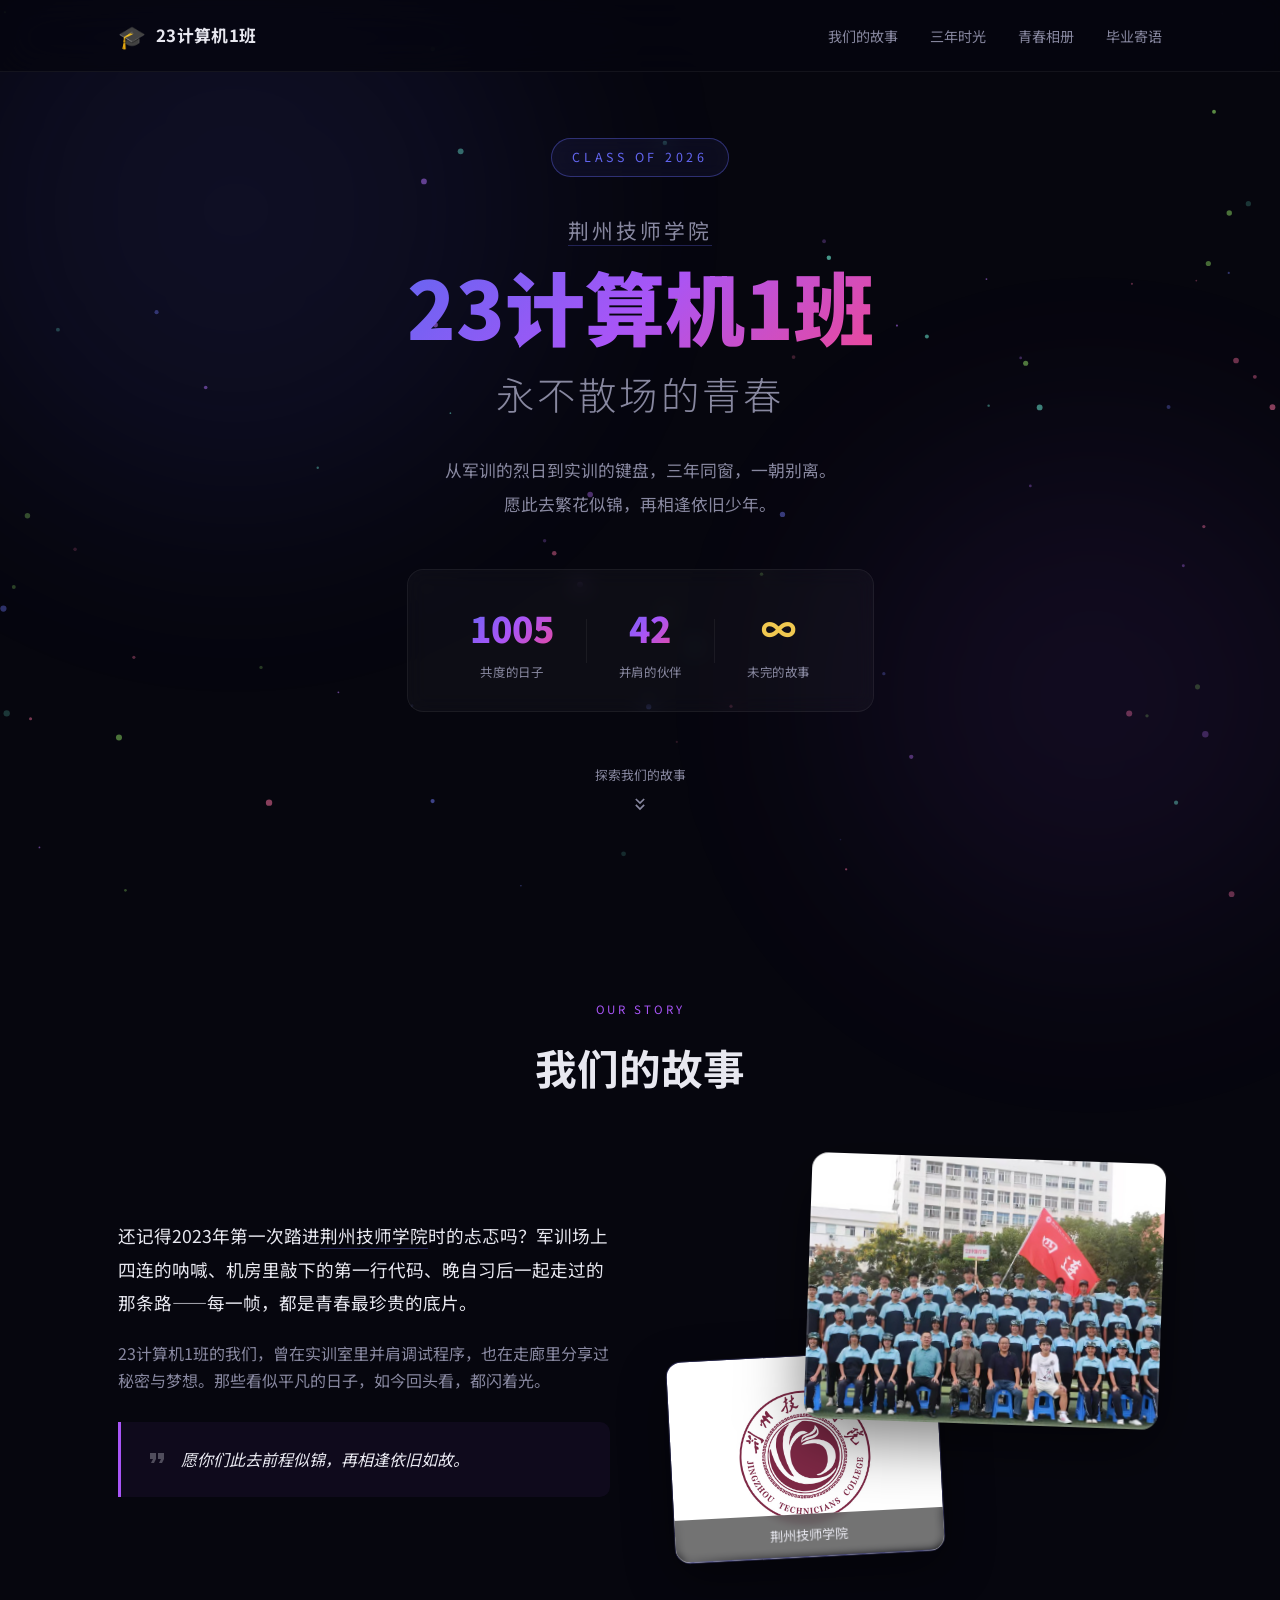
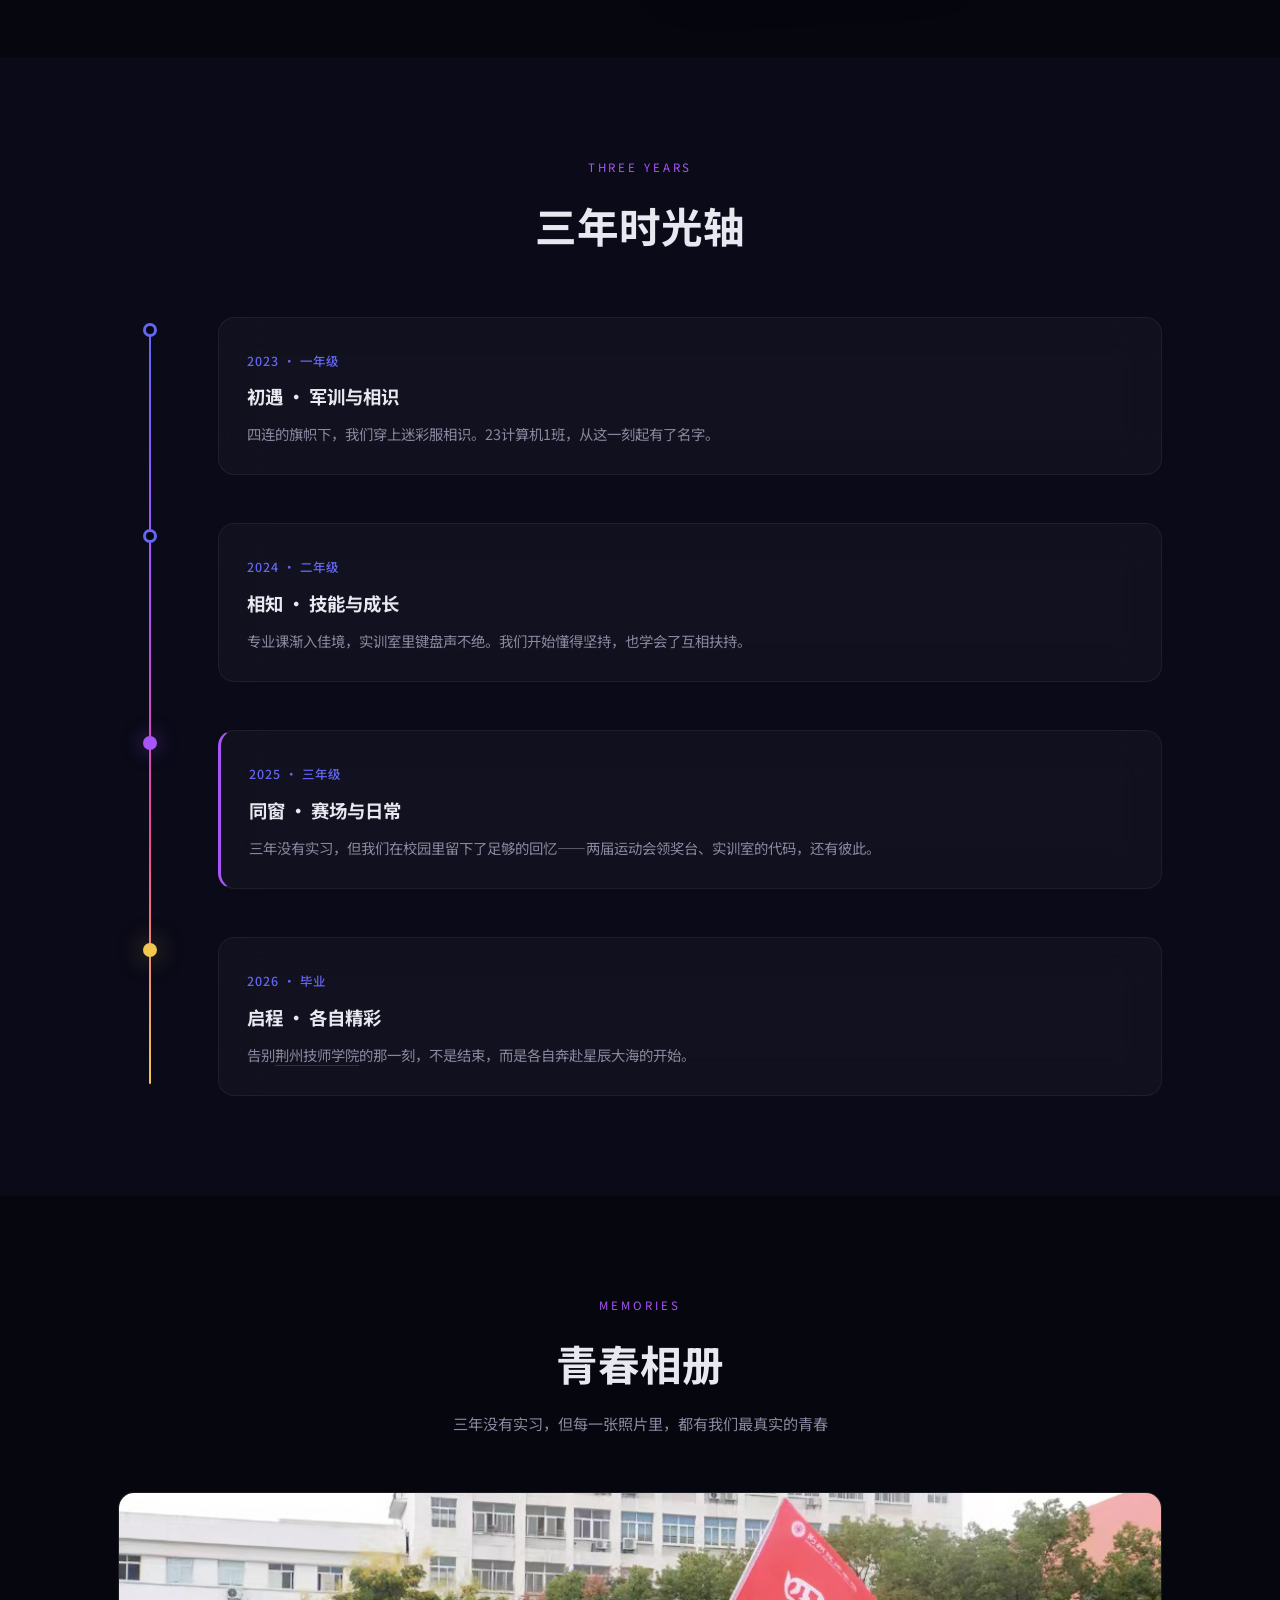
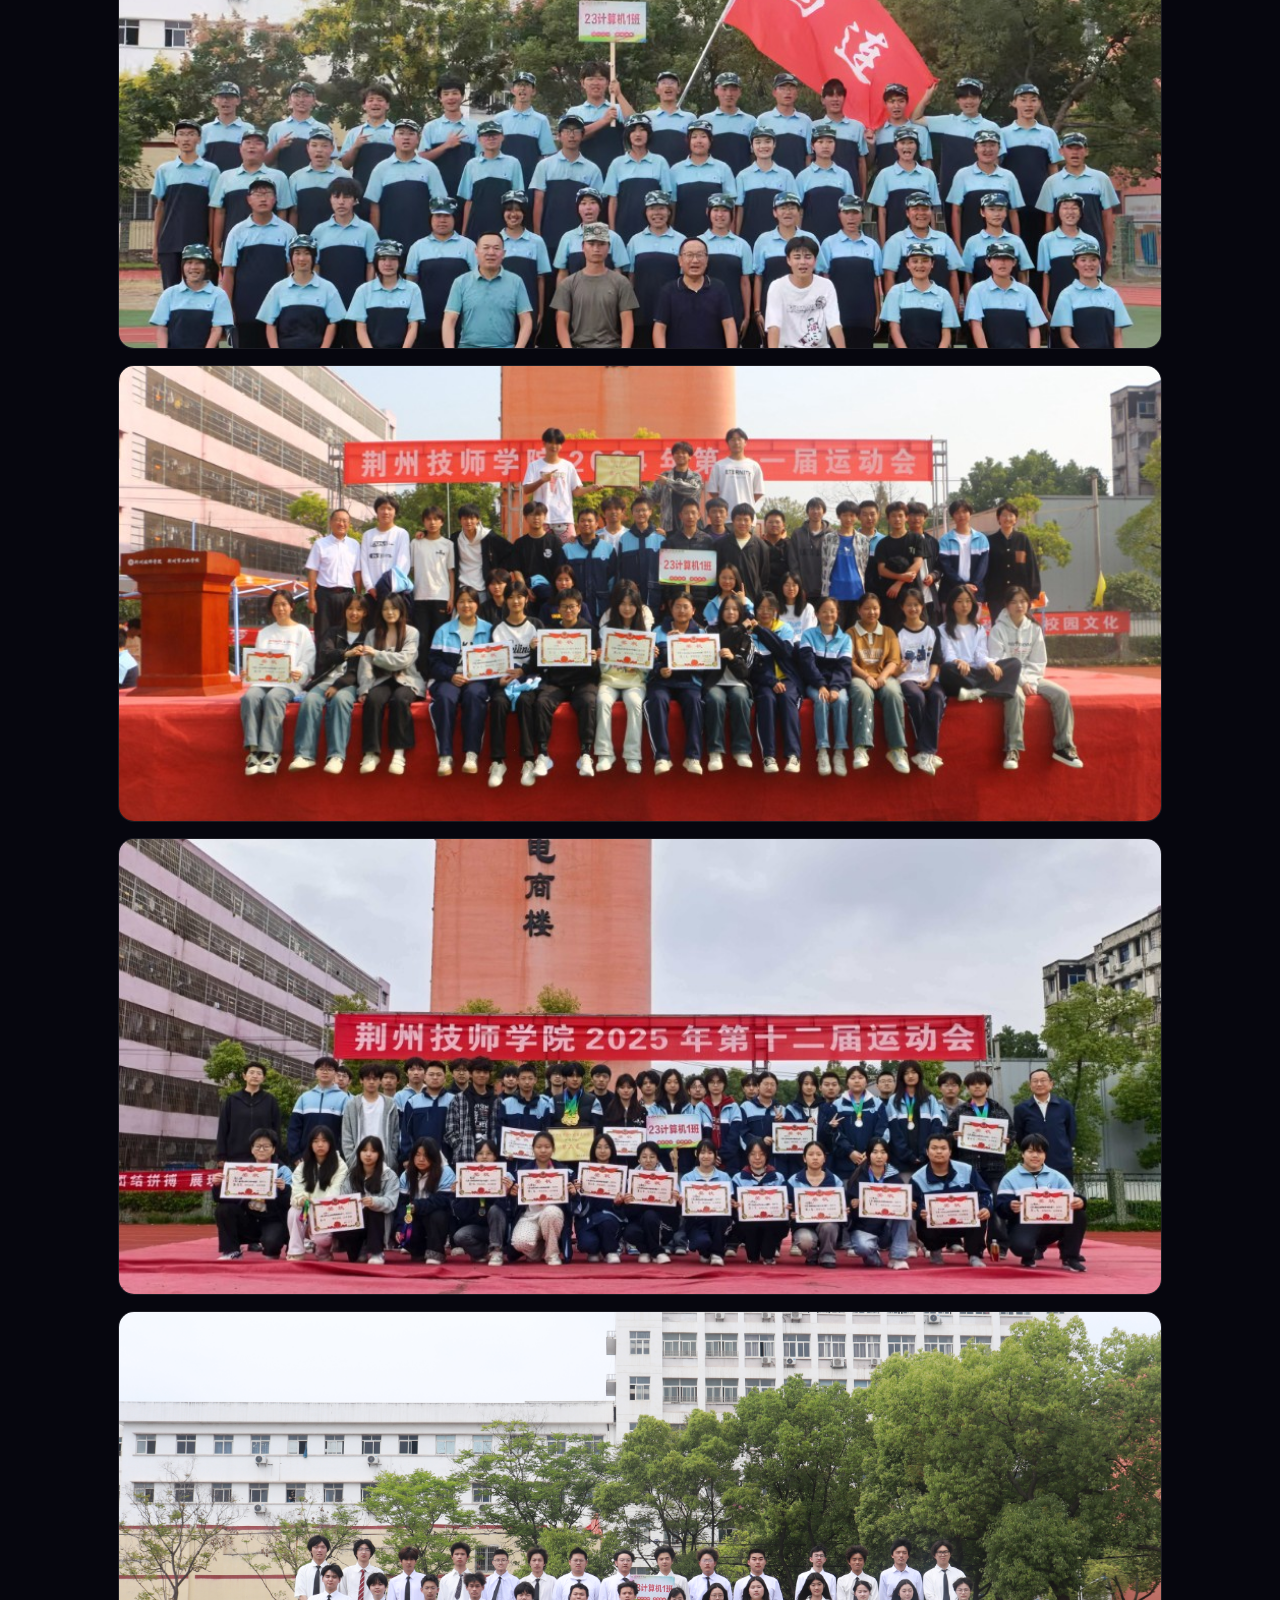
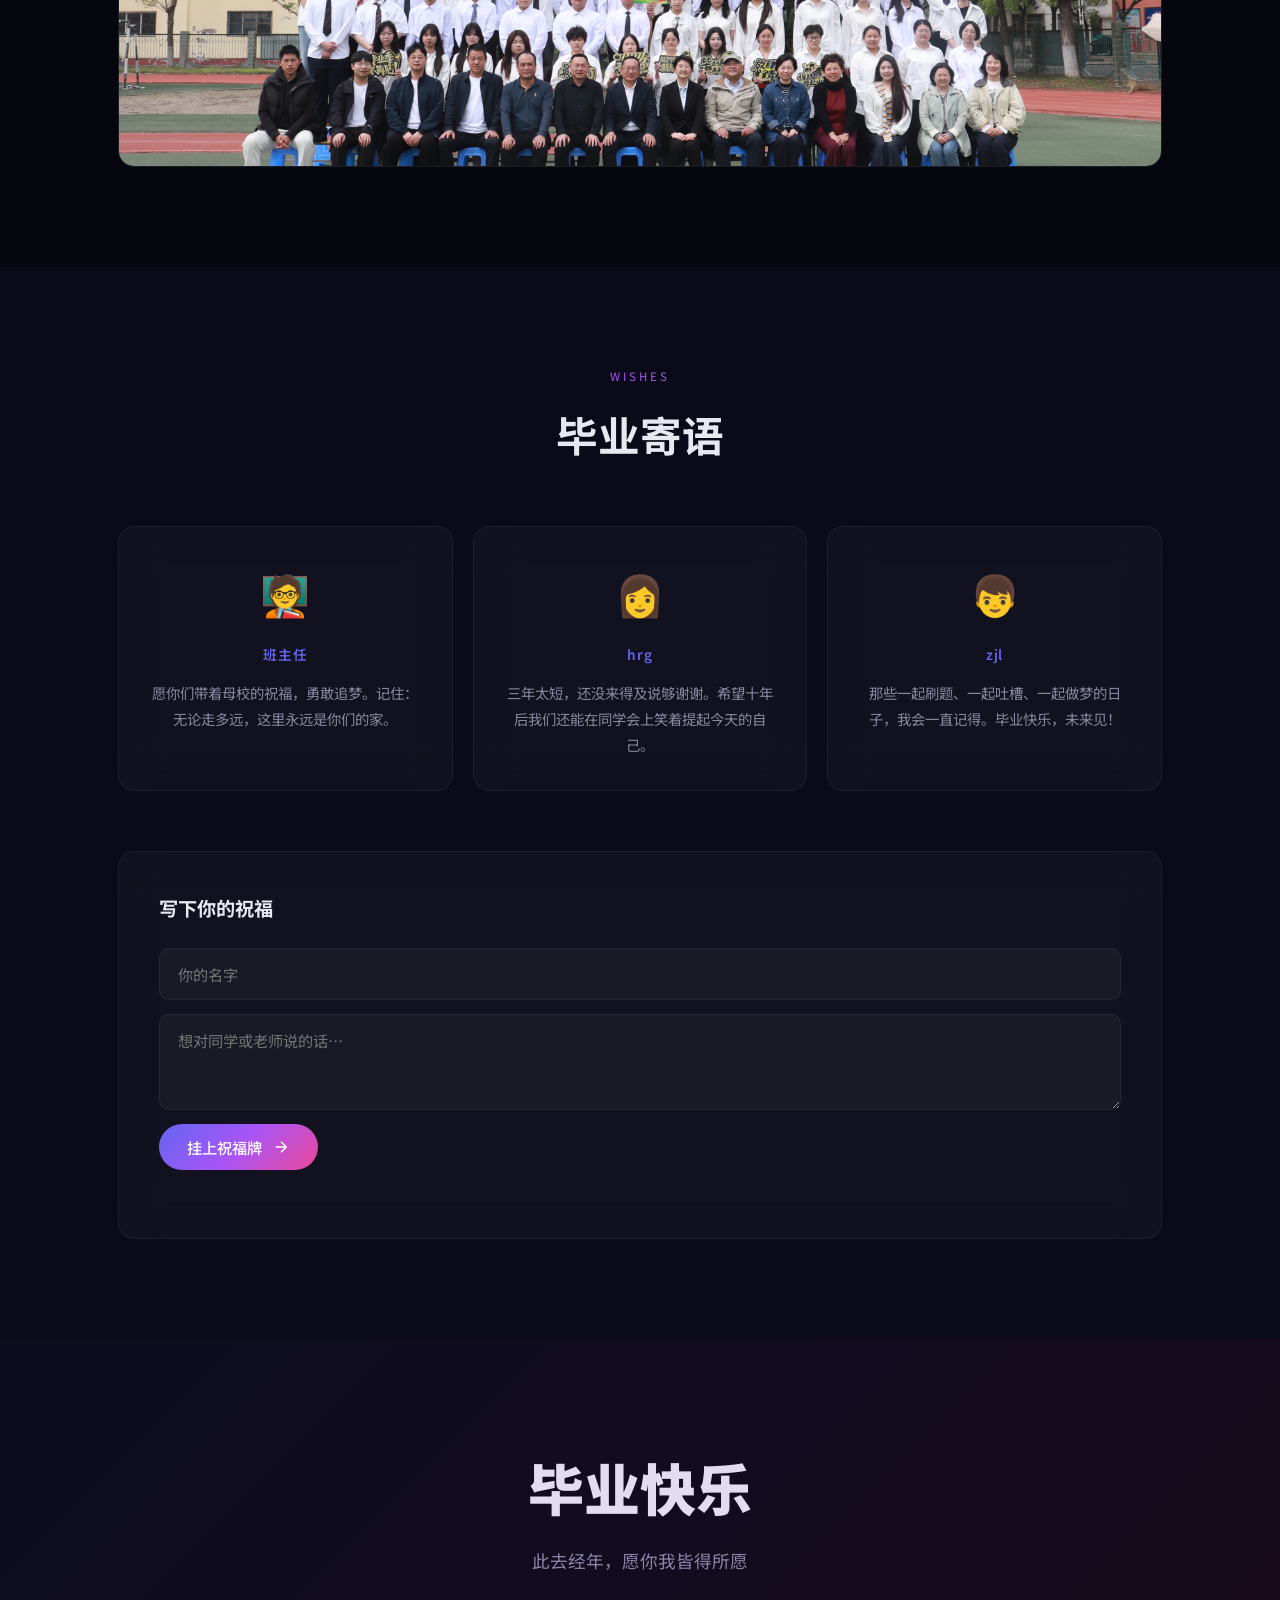
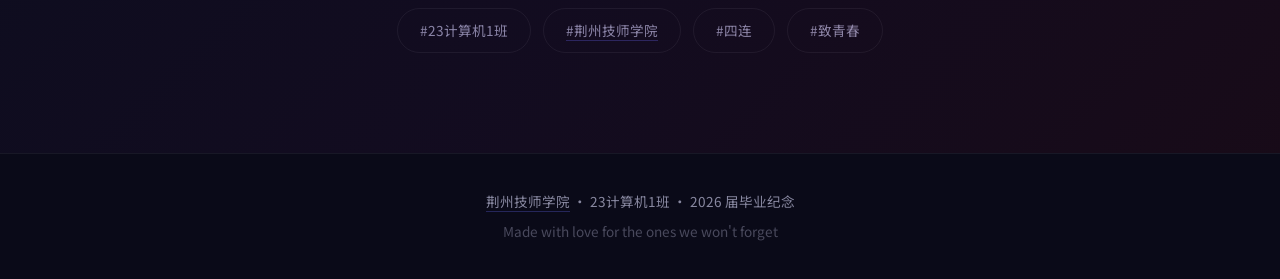
<file: graduation/index.html>
<!DOCTYPE html>
<html lang="zh-CN">
<head>
  <meta charset="UTF-8">
  <meta name="viewport" content="width=device-width, initial-scale=1.0">
  <title>23计算机1班</title>
  <link rel="stylesheet" href="style.css">
  <link rel="preconnect" href="https://fonts.googleapis.com">
  <link rel="preconnect" href="https://fonts.gstatic.com" crossorigin>
  <link href="https://fonts.googleapis.com/css2?family=Noto+Sans+SC:wght@300;400;500;700;900&family=Noto+Serif+SC:wght@400;600;700&display=swap" rel="stylesheet">
</head>
<body>
  <canvas id="particles"></canvas>

  <nav class="nav">
    <div class="nav-inner">
      <a href="#" class="logo">
        <span class="logo-icon">🎓</span>
        <span class="logo-text">23计算机1班</span>
      </a>
      <ul class="nav-links">
        <li><a href="#story">我们的故事</a></li>
        <li><a href="#timeline">三年时光</a></li>
        <li><a href="#gallery">青春相册</a></li>
        <li><a href="#wishes">毕业寄语</a></li>
      </ul>
      <button class="nav-toggle" aria-label="菜单">
        <span></span><span></span><span></span>
      </button>
    </div>
  </nav>

  <header class="hero">
    <div class="hero-glow hero-glow-1"></div>
    <div class="hero-glow hero-glow-2"></div>
    <div class="hero-content">
      <div class="hero-badge">CLASS OF 2026</div>
      <h1>
        <span class="hero-line-1"><a href="https://www.jzjsxy.cn/" target="_blank" rel="noopener">荆州技师学院</a></span>
        <span class="hero-line-2">
          <span class="gradient-text">23计算机1班</span>
        </span>
        <span class="hero-line-3">永不散场的青春</span>
      </h1>
      <p class="hero-desc">
        从军训的烈日到实训的键盘，三年同窗，一朝别离。<br>愿此去繁花似锦，再相逢依旧少年。
      </p>
      <div class="hero-stats">
        <div class="stat">
          <span class="stat-num" data-count="1005">0</span>
          <span class="stat-label">共度的日子</span>
        </div>
        <div class="stat-divider"></div>
        <div class="stat">
          <span class="stat-num" data-count="42">0</span>
          <span class="stat-label">并肩的伙伴</span>
        </div>
        <div class="stat-divider"></div>
        <div class="stat">
          <span class="stat-num infinite">&infin;</span>
          <span class="stat-label">未完的故事</span>
        </div>
      </div>
      <a href="#story" class="scroll-indicator">
        <span>探索我们的故事</span>
        <svg width="20" height="20" viewBox="0 0 24 24" fill="none" stroke="currentColor" stroke-width="2"><path d="M7 13l5 5 5-5"/><path d="M7 6l5 5 5-5"/></svg>
      </a>
    </div>
  </header>

  <main>
    <section id="story" class="section">
      <div class="container">
        <div class="section-header">
          <span class="section-tag">OUR STORY</span>
          <h2>我们的故事</h2>
        </div>
        <div class="story-grid">
          <div class="story-content">
            <p class="story-lead">
              还记得2023年第一次踏进<a href="https://www.jzjsxy.cn/" target="_blank" rel="noopener">荆州技师学院</a>时的忐忑吗？军训场上四连的呐喊、机房里敲下的第一行代码、晚自习后一起走过的那条路——每一帧，都是青春最珍贵的底片。
            </p>
            <p class="story-text">
              23计算机1班的我们，曾在实训室里并肩调试程序，也在走廊里分享过秘密与梦想。那些看似平凡的日子，如今回头看，都闪着光。
            </p>
            <blockquote class="story-quote">
              <svg width="24" height="24" viewBox="0 0 24 24" fill="currentColor" opacity="0.3"><path d="M6 17h3l2-4V7H5v6h3l-2 4zm8 0h3l2-4V7h-6v6h3l-2 4z"/></svg>
              <p>愿你们此去前程似锦，再相逢依旧如故。</p>
            </blockquote>
          </div>
          <div class="story-visual">
            <div class="story-photo-main">
              <img src="class-photo.png" alt="23计算机1班 班级合影">
              <div class="photo-border"></div>
            </div>
            <div class="story-photo-sub">
              <img src="memory-1.jpg" alt="荆州技师学院">
              <a href="https://www.jzjsxy.cn/" target="_blank" rel="noopener" class="school-link">荆州技师学院</a>
            </div>
          </div>
        </div>
      </div>
    </section>

    <section id="timeline" class="section section-dark">
      <div class="container">
        <div class="section-header">
          <span class="section-tag">THREE YEARS</span>
          <h2>三年时光轴</h2>
        </div>
        <div class="timeline">
          <div class="timeline-line"></div>
          <article class="timeline-item">
            <div class="timeline-marker">
              <div class="marker-dot"></div>
            </div>
            <div class="timeline-card glass-card">
              <time>2023 · 一年级</time>
              <h3>初遇 · 军训与相识</h3>
              <p>四连的旗帜下，我们穿上迷彩服相识。23计算机1班，从这一刻起有了名字。</p>
            </div>
          </article>
          <article class="timeline-item">
            <div class="timeline-marker">
              <div class="marker-dot"></div>
            </div>
            <div class="timeline-card glass-card">
              <time>2024 · 二年级</time>
              <h3>相知 · 技能与成长</h3>
              <p>专业课渐入佳境，实训室里键盘声不绝。我们开始懂得坚持，也学会了互相扶持。</p>
            </div>
          </article>
          <article class="timeline-item">
            <div class="timeline-marker">
              <div class="marker-dot marker-glow"></div>
            </div>
            <div class="timeline-card glass-card highlight">
              <time>2025 · 三年级</time>
              <h3>同窗 · 赛场与日常</h3>
              <p>三年没有实习，但我们在校园里留下了足够的回忆——两届运动会领奖台、实训室的代码，还有彼此。</p>
            </div>
          </article>
          <article class="timeline-item">
            <div class="timeline-marker">
              <div class="marker-dot marker-final"></div>
            </div>
            <div class="timeline-card glass-card">
              <time>2026 · 毕业</time>
              <h3>启程 · 各自精彩</h3>
              <p>告别<a href="https://www.jzjsxy.cn/" target="_blank" rel="noopener">荆州技师学院</a>的那一刻，不是结束，而是各自奔赴星辰大海的开始。</p>
            </div>
          </article>
        </div>
      </div>
    </section>

    <section id="gallery" class="section">
      <div class="container">
        <div class="section-header">
          <span class="section-tag">MEMORIES</span>
          <h2>青春相册</h2>
          <p class="section-desc">三年没有实习，但每一张照片里，都有我们最真实的青春</p>
        </div>
        <div class="gallery">
          <figure class="gallery-item feature" data-caption="军训 · 23计算机1班 · 四连">
            <img src="class-photo.png" alt="班级军训合影">
            <div class="gallery-overlay">
              <span class="overlay-text">军训 · 23计算机1班 · 四连</span>
            </div>
          </figure>
          <figure class="gallery-item feature" data-caption="2024 · 第十一届运动会 · 领奖">
            <img src="sports-2024.png" alt="2024年第一届运动会">
            <div class="gallery-overlay">
              <span class="overlay-text">2024 · 第十一届运动会 · 领奖</span>
            </div>
          </figure>
          <figure class="gallery-item feature" data-caption="2025 · 第十二届运动会 · 集体荣誉">
            <img src="sports-2025.png" alt="2025年第十二届运动会">
            <div class="gallery-overlay">
              <span class="overlay-text">2025 · 第十二届运动会 · 集体荣誉</span>
            </div>
          </figure>
          <figure class="gallery-item feature" data-caption="2026 · 毕业 · 不说再见">
            <img src="grad-photo.jpg" alt="2026毕业不说再见">
            <div class="gallery-overlay">
              <span class="overlay-text">2026 · 毕业 · 不说再见</span>
            </div>
          </figure>
        </div>
      </div>
    </section>

    <section id="wishes" class="section section-dark">
      <div class="container">
        <div class="section-header">
          <span class="section-tag">WISHES</span>
          <h2>毕业寄语</h2>
        </div>
        <div class="wishes-grid">
          <div class="wish-card glass-card">
            <div class="wish-avatar">🧑‍🏫</div>
            <div class="wish-from">班主任</div>
            <p>愿你们带着母校的祝福，勇敢追梦。记住：无论走多远，这里永远是你们的家。</p>
          </div>
          <div class="wish-card glass-card">
            <div class="wish-avatar">👩</div>
            <div class="wish-from">hrg</div>
            <p>三年太短，还没来得及说够谢谢。希望十年后我们还能在同学会上笑着提起今天的自己。</p>
          </div>
          <div class="wish-card glass-card">
            <div class="wish-avatar">👦</div>
            <div class="wish-from">zjl</div>
            <p>那些一起刷题、一起吐槽、一起做梦的日子，我会一直记得。毕业快乐，未来见！</p>
          </div>
        </div>

        <div class="wish-form-wrap glass-card">
          <h3>写下你的祝福</h3>
          <form class="wish-form" id="wishForm">
            <input type="text" name="name" placeholder="你的名字" required maxlength="20">
            <textarea name="wish" rows="3" placeholder="想对同学或老师说的话…" required maxlength="200"></textarea>
            <button type="submit">
              <span>挂上祝福牌</span>
              <svg width="18" height="18" viewBox="0 0 24 24" fill="none" stroke="currentColor" stroke-width="2"><path d="M5 12h14M12 5l7 7-7 7"/></svg>
            </button>
          </form>
          <ul class="wish-wall" id="wishWall"></ul>
        </div>
      </div>
    </section>

    <section class="farewell">
      <div class="farewell-bg"></div>
      <div class="container">
        <h2 class="farewell-title">毕业快乐</h2>
        <p class="farewell-sub">此去经年，愿你我皆得所愿</p>
        <div class="farewell-tags">
          <span>#23计算机1班</span>
          <span><a href="https://www.jzjsxy.cn/" target="_blank" rel="noopener">#荆州技师学院</a></span>
          <span>#四连</span>
          <span>#致青春</span>
        </div>
      </div>
    </section>
  </main>

  <footer class="footer">
    <p><a href="https://www.jzjsxy.cn/" target="_blank" rel="noopener">荆州技师学院</a> · 23计算机1班 · 2026 届毕业纪念</p>
    <p class="footer-sub">Made with love for the ones we won't forget</p>
  </footer>

  <div class="lightbox" id="lightbox" hidden>
    <button class="lightbox-close" aria-label="关闭">&times;</button>
    <img class="lightbox-img" id="lightboxImg" alt="">
    <p class="lightbox-caption"></p>
    <a class="lightbox-original" id="lightboxOriginal" href="#" target="_blank" rel="noopener">查看原图 ↗</a>
  </div>

  <script src="script.js"></script>
</body>
</html>
</file>
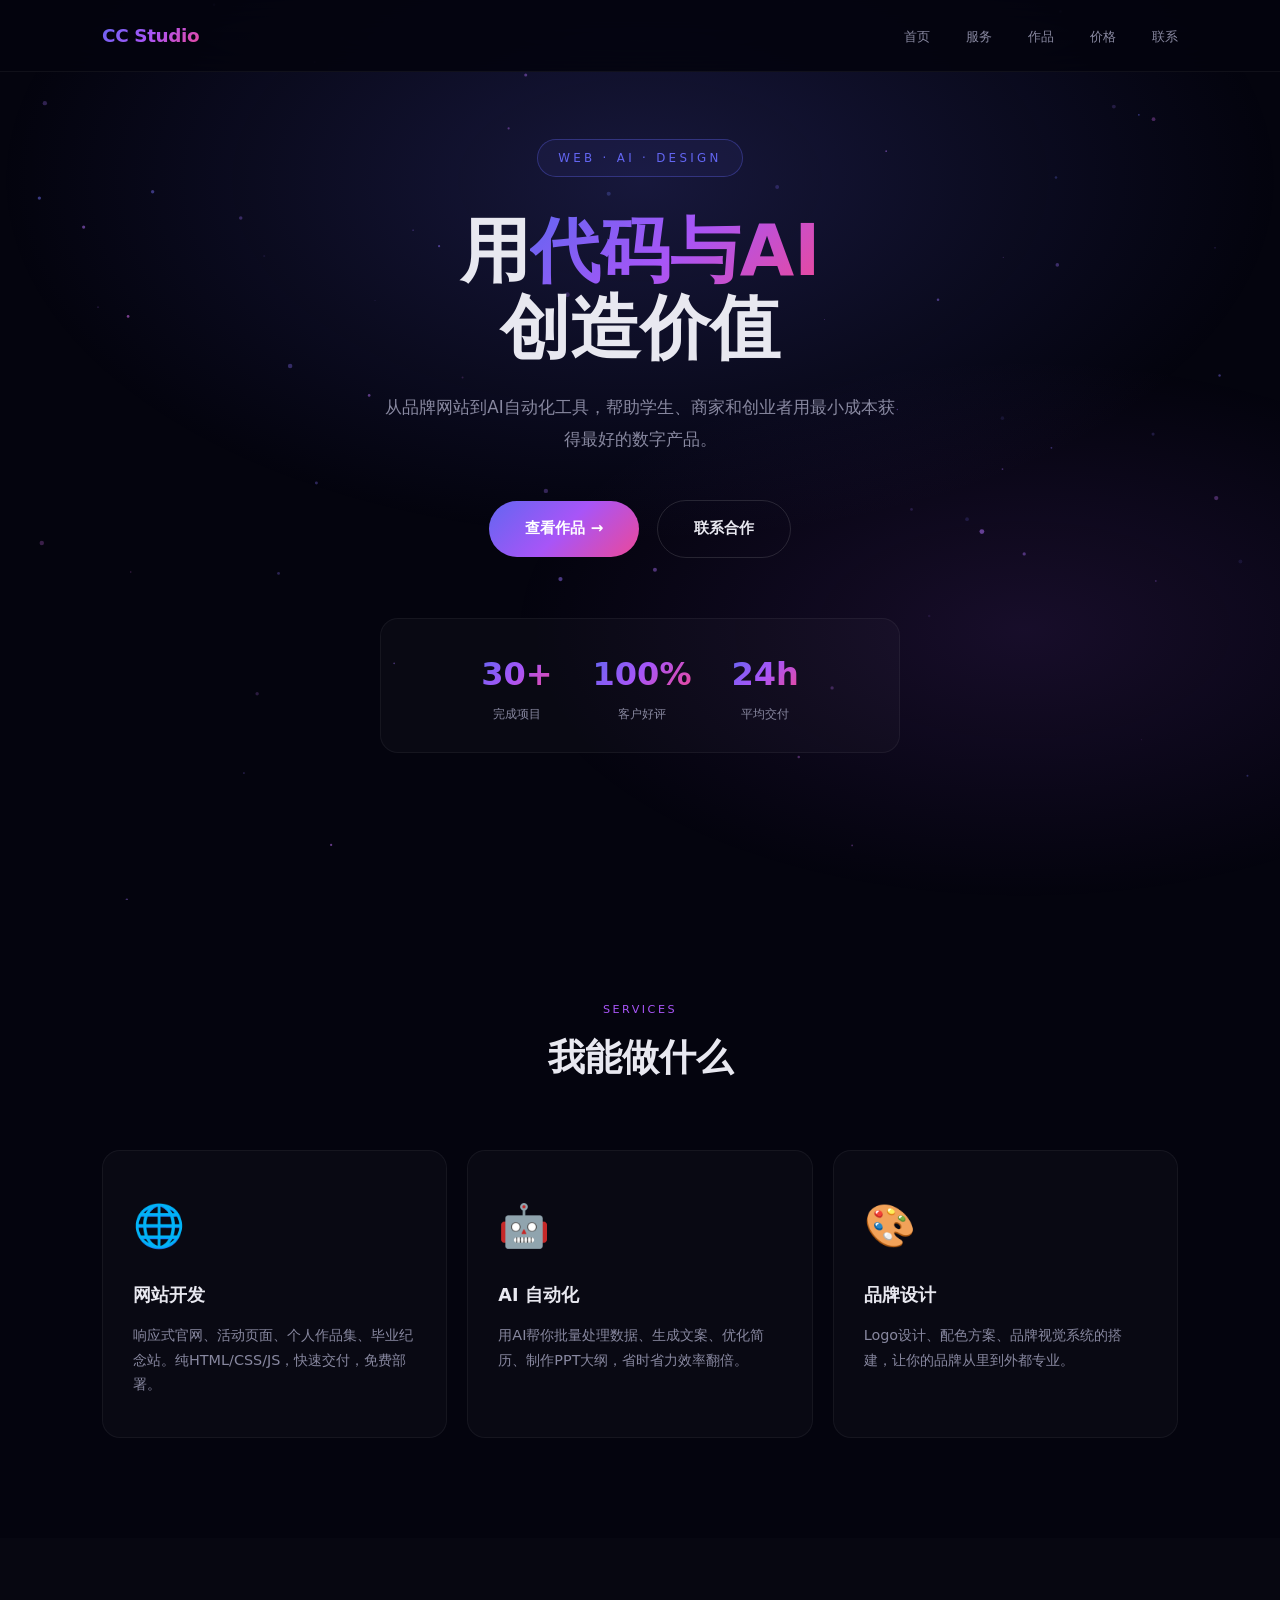
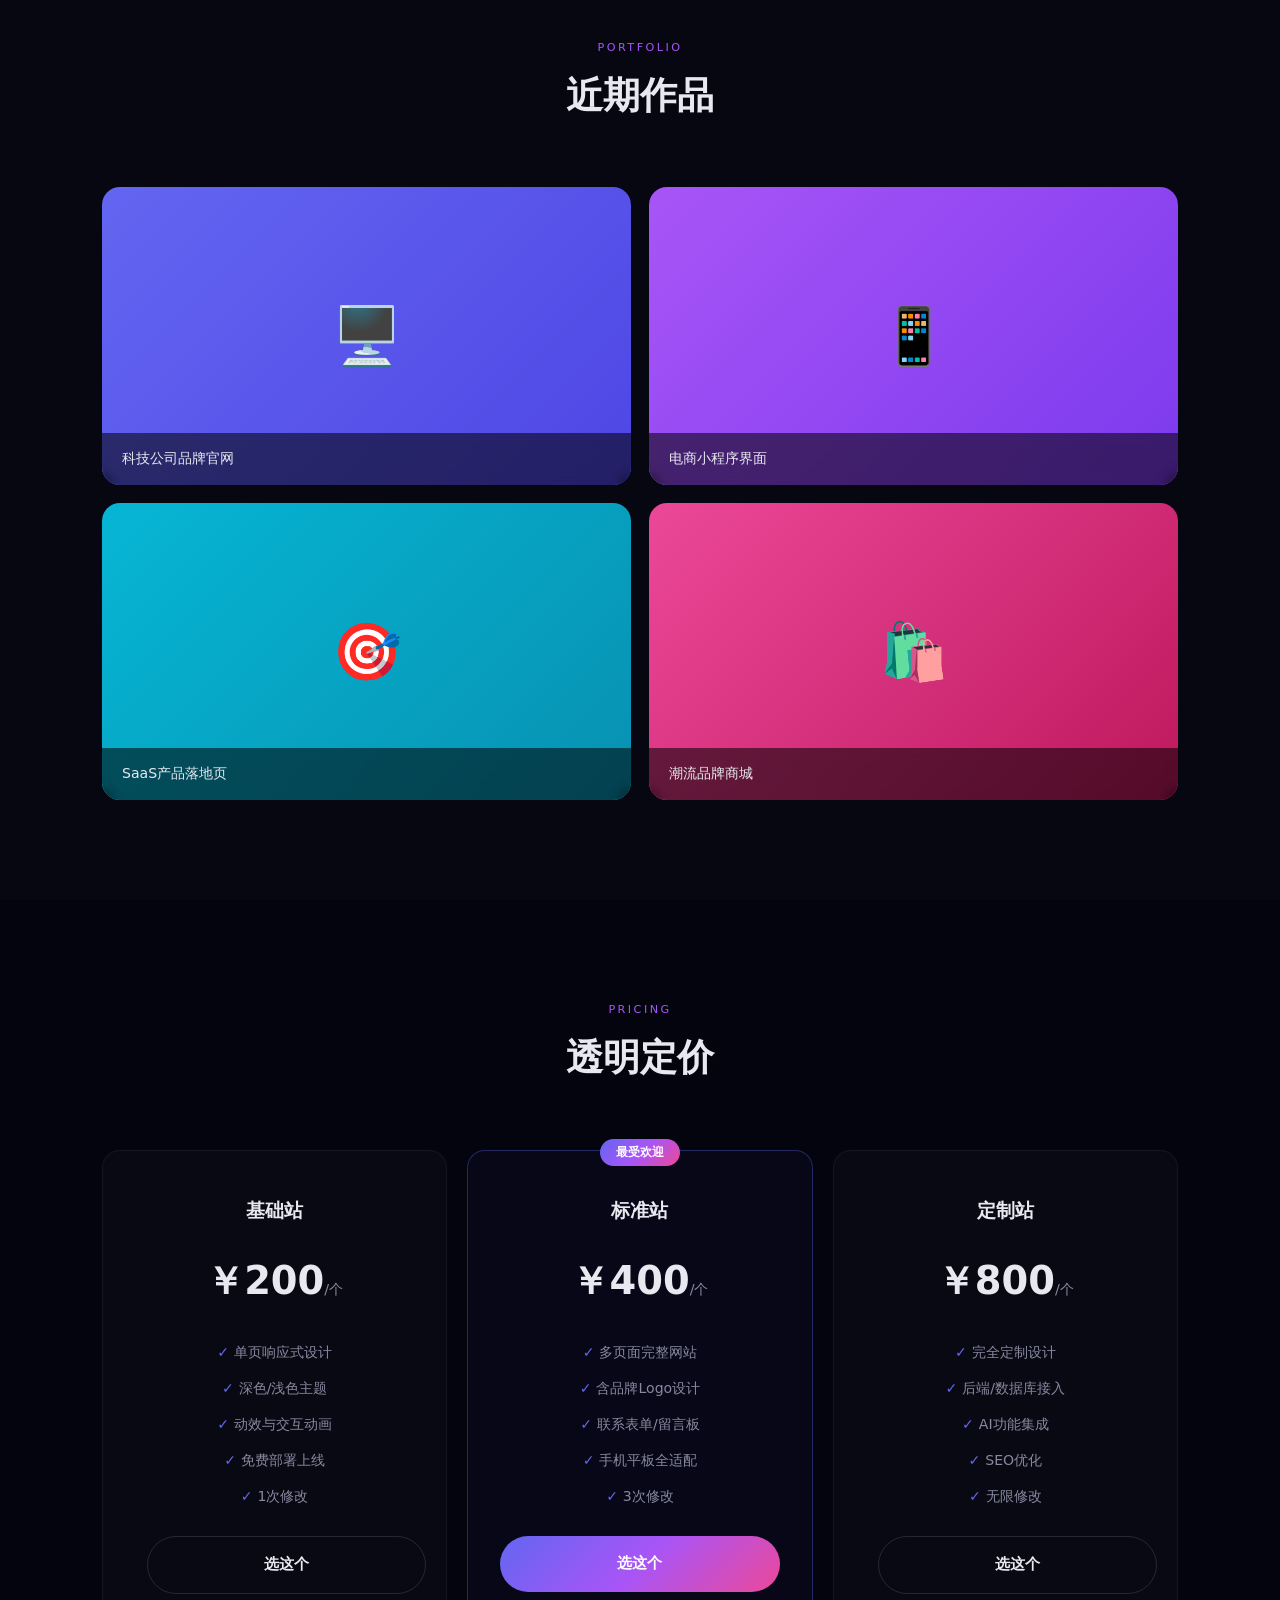
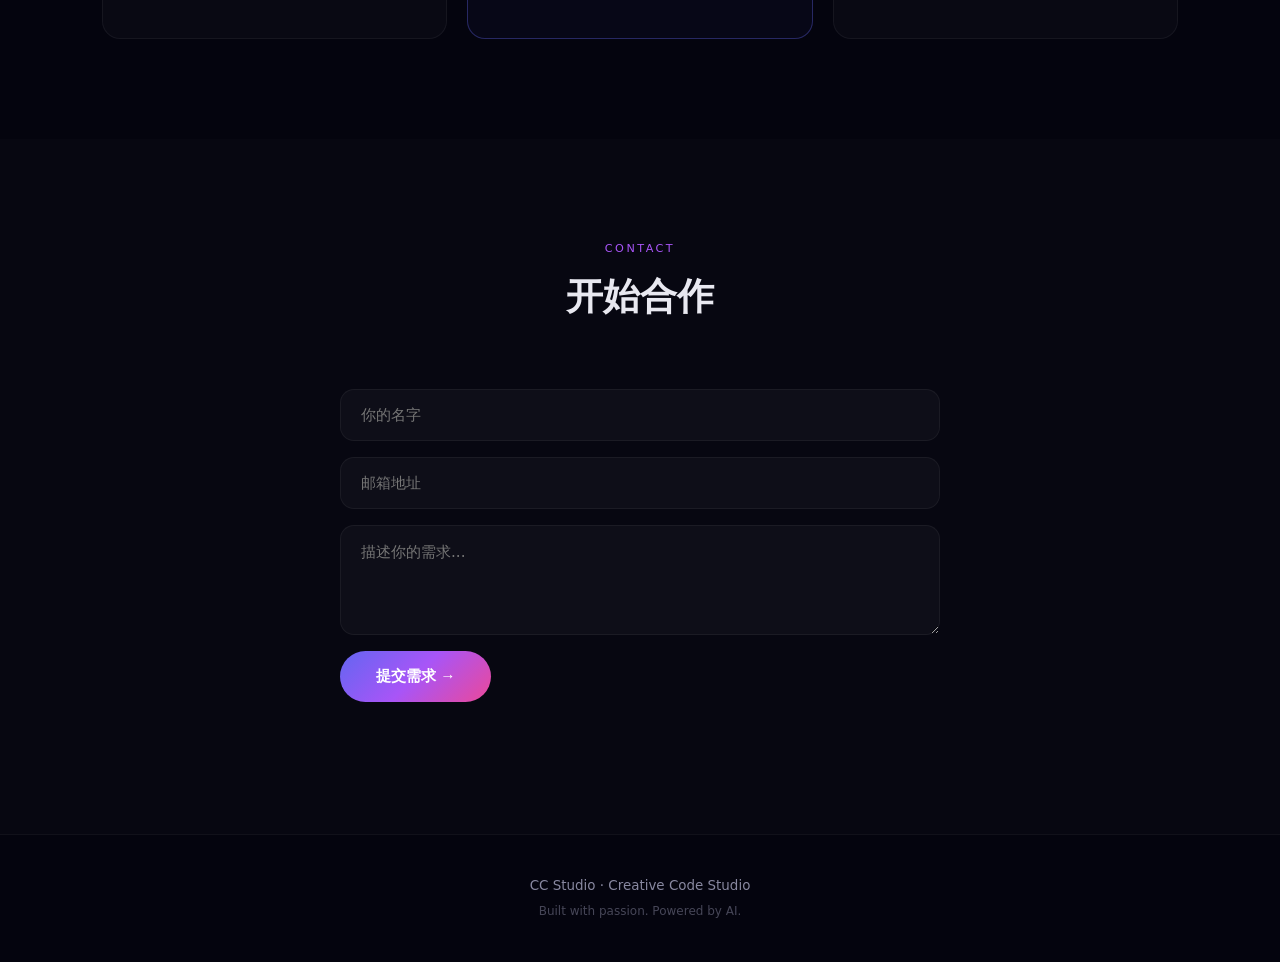
<file: studio/index.html>
<!DOCTYPE html>
<html lang="zh-CN">
<head>
<meta charset="UTF-8">
<meta name="viewport" content="width=device-width, initial-scale=1.0">
<title>CC Studio · 创意开发工作室</title>
<style>
*,*::before,*::after{box-sizing:border-box;margin:0;padding:0}
:root{
  --bg:#04040e;--surface:rgba(255,255,255,0.025);--border:rgba(255,255,255,0.05);
  --text:#e8e8f0;--muted:#8888a0;--a1:#6366f1;--a2:#a855f7;--a3:#ec4899;
  --grad:linear-gradient(135deg,#6366f1,#a855f7,#ec4899);--r:18px;--nh:72px;
}
html{scroll-behavior:smooth}
body{font-family:"Segoe UI","Noto Sans SC",system-ui,sans-serif;background:var(--bg);color:var(--text);line-height:1.7;overflow-x:hidden}
.ct{max-width:1140px;margin:0 auto;padding:0 32px}

/* Nav */
.nav{position:fixed;top:0;z-index:99;width:100%;height:var(--nh);background:rgba(4,4,14,0.88);backdrop-filter:blur(24px);border-bottom:1px solid var(--border)}
.nav-i{display:flex;align-items:center;justify-content:space-between;height:100%;max-width:1140px;margin:0 auto;padding:0 32px}
.logo{font-weight:900;font-size:1.15rem;letter-spacing:-.02em;background:var(--grad);-webkit-background-clip:text;-webkit-text-fill-color:transparent;background-clip:text}
.nav-ls{display:flex;gap:36px;list-style:none}
.nav-ls a{font-size:.84rem;color:var(--muted);text-decoration:none;transition:color .25s}
.nav-ls a:hover{color:var(--text)}
.menu{display:none;flex-direction:column;gap:4px;background:none;border:none;cursor:pointer;padding:4px}
.menu span{width:22px;height:2px;background:var(--text);border-radius:2px}

/* Hero */
.hero{position:relative;min-height:100vh;display:flex;align-items:center;justify-content:center;text-align:center;padding:var(--nh) 32px 80px}
.hero::after{content:"";position:absolute;top:0;left:0;width:100%;height:100%;background:radial-gradient(ellipse 50% 40% at 50% 20%,rgba(99,102,241,.2),transparent),radial-gradient(ellipse 40% 30% at 80% 70%,rgba(168,85,247,.12),transparent);pointer-events:none}
.hero-c{position:relative;z-index:1;max-width:760px}
.badge{display:inline-block;padding:8px 20px;border:1px solid rgba(99,102,241,.35);border-radius:999px;font-size:.74rem;letter-spacing:.28em;color:var(--a1);background:rgba(99,102,241,.06);margin-bottom:36px}
.hero-c h1{font-size:clamp(2.6rem,7vw,4.4rem);font-weight:900;line-height:1.1;margin-bottom:24px}
.gr{background:var(--grad);-webkit-background-clip:text;-webkit-text-fill-color:transparent;background-clip:text}
.hero-c .sub{font-size:1.05rem;color:var(--muted);max-width:520px;margin:0 auto 44px;line-height:1.9}
.btn{display:inline-flex;align-items:center;gap:10px;padding:15px 36px;border-radius:999px;font-weight:600;font-size:.95rem;cursor:pointer;text-decoration:none;transition:transform .25s,box-shadow .25s;border:none}
.btn-p{background:var(--grad);color:#fff}
.btn-p:hover{transform:translateY(-2px);box-shadow:0 10px 36px rgba(99,102,241,.4)}
.btn-o{background:transparent;color:var(--text);border:1px solid rgba(255,255,255,.12);margin-left:12px}
.btn-o:hover{border-color:rgba(255,255,255,.3);background:rgba(255,255,255,.03)}
.hero-stats{display:flex;gap:40px;justify-content:center;margin-top:60px;padding:28px 40px;background:var(--surface);border:1px solid var(--border);border-radius:var(--r);flex-wrap:wrap}
.stat{text-align:center}
.stat .n{font-size:2rem;font-weight:900;background:var(--grad);-webkit-background-clip:text;-webkit-text-fill-color:transparent;background-clip:text}
.stat .l{font-size:.78rem;color:var(--muted);display:block;margin-top:2px}

/* Sections */
.s{padding:100px 0}
.s-dark{background:rgba(255,255,255,0.012)}
.sh{text-align:center;margin-bottom:60px}
.sh .tag{font-size:.7rem;letter-spacing:.22em;color:var(--a2);display:block;margin-bottom:8px}
.sh h2{font-size:clamp(1.7rem,3.5vw,2.3rem);font-weight:700}

/* Services */
.grid3{display:grid;grid-template-columns:repeat(auto-fit,minmax(300px,1fr));gap:20px}
.card{background:var(--surface);border:1px solid var(--border);border-radius:var(--r);padding:40px 30px;transition:border-color .3s,transform .3s}
.card:hover{border-color:rgba(99,102,241,.25);transform:translateY(-4px)}
.card .ic{font-size:2.6rem;margin-bottom:20px;display:block}
.card h3{font-size:1.1rem;margin-bottom:12px}
.card p{font-size:.9rem;color:var(--muted);line-height:1.7}

/* Work */
.grid2{display:grid;grid-template-columns:1fr 1fr;gap:18px}
.work{position:relative;border-radius:var(--r);overflow:hidden;aspect-ratio:16/9;cursor:pointer;transition:transform .3s}
.work:hover{transform:scale(1.03)}
.work .bg{width:100%;height:100%;display:flex;align-items:center;justify-content:center;font-size:3.5rem}
.work .cap{position:absolute;bottom:0;left:0;right:0;padding:14px 20px;background:rgba(0,0,0,.55);backdrop-filter:blur(6px);font-size:.88rem;font-weight:500}
.w1{background:linear-gradient(135deg,#6366f1,#4f46e5)}
.w2{background:linear-gradient(135deg,#a855f7,#7c3aed)}
.w3{background:linear-gradient(135deg,#06b6d4,#0891b2)}
.w4{background:linear-gradient(135deg,#ec4899,#be185d)}

/* Pricing */
.pricing{display:grid;grid-template-columns:repeat(auto-fit,minmax(280px,1fr));gap:20px}
.plan{background:var(--surface);border:1px solid var(--border);border-radius:var(--r);padding:44px 32px;text-align:center;transition:border-color .3s,transform .3s;position:relative}
.plan:hover{transform:translateY(-4px)}
.plan.pop{border-color:rgba(99,102,241,.35);background:rgba(99,102,241,.04)}
.plan .tag-p{position:absolute;top:-12px;left:50%;transform:translateX(-50%);background:var(--grad);color:#fff;padding:4px 16px;border-radius:999px;font-size:.72rem;font-weight:600}
.plan h3{font-size:1.2rem;margin-bottom:8px}
.plan .price{font-size:2.4rem;font-weight:900;margin:20px 0 8px}
.plan .price span{font-size:.9rem;font-weight:400;color:var(--muted)}
.plan .feat{list-style:none;margin:28px 0;display:flex;flex-direction:column;gap:12px}
.plan .feat li{font-size:.88rem;color:var(--muted)}
.plan .feat li::before{content:"✓ ";color:var(--a1);font-weight:700}
.plan .btn{width:100%;justify-content:center}

/* Contact */
.form-wrap{max-width:600px;margin:0 auto}
.form-wrap form{display:flex;flex-direction:column;gap:16px}
.form-wrap input,.form-wrap textarea{padding:16px 20px;border-radius:14px;background:rgba(255,255,255,.03);border:1px solid var(--border);color:var(--text);font-size:.95rem;font-family:inherit;transition:border-color .25s}
.form-wrap input:focus,.form-wrap textarea:focus{outline:none;border-color:var(--a1)}
.form-wrap textarea{resize:vertical;min-height:110px}
.form-wrap .btn{align-self:flex-start}
.note{color:var(--a1);font-size:.88rem;margin-top:12px;min-height:1.4em}

/* Footer */
.ft{padding:40px 32px;text-align:center;border-top:1px solid var(--border);color:var(--muted);font-size:.84rem}
.ft .slogan{margin-top:4px;font-size:.75rem;opacity:.5}

/* Fade */
.rev{opacity:0;transform:translateY(28px);transition:opacity .7s,transform .7s}
.rev.on{opacity:1;transform:translateY(0)}

/* Canvas */
#bg-canvas{position:fixed;inset:0;pointer-events:none;z-index:0}

/* Mobile */
@media(max-width:768px){
  .nav-ls{display:none;position:absolute;top:var(--nh);left:0;right:0;flex-direction:column;gap:0;background:rgba(4,4,14,.95);backdrop-filter:blur(24px);border-bottom:1px solid var(--border)}
  .nav-ls.open{display:flex}
  .nav-ls a{display:block;padding:18px 32px}
  .menu{display:flex}
  .grid2{grid-template-columns:1fr}
  .btn-o{margin-left:0;margin-top:12px}
}
</style>
</head>
<body>

<canvas id="bg-canvas"></canvas>

<nav class="nav">
  <div class="nav-i">
    <span class="logo">CC Studio</span>
    <ul class="nav-ls" id="navLinks">
      <li><a href="#home">首页</a></li>
      <li><a href="#services">服务</a></li>
      <li><a href="#work">作品</a></li>
      <li><a href="#pricing">价格</a></li>
      <li><a href="#contact">联系</a></li>
    </ul>
    <button class="menu" id="menuToggle" aria-label="菜单"><span></span><span></span><span></span></button>
  </div>
</nav>

<header class="hero" id="home">
  <div class="hero-c">
    <div class="badge">WEB · AI · DESIGN</div>
    <h1>用<span class="gr">代码与AI</span><br>创造价值</h1>
    <p class="sub">从品牌网站到AI自动化工具，帮助学生、商家和创业者用最小成本获得最好的数字产品。</p>
    <div>
      <a href="#work" class="btn btn-p">查看作品 →</a>
      <a href="#contact" class="btn btn-o">联系合作</a>
    </div>
    <div class="hero-stats">
      <div class="stat"><span class="n">30+</span><span class="l">完成项目</span></div>
      <div class="stat"><span class="n">100%</span><span class="l">客户好评</span></div>
      <div class="stat"><span class="n">24h</span><span class="l">平均交付</span></div>
    </div>
  </div>
</header>

<main>
  <section id="services" class="s">
    <div class="ct">
      <div class="sh"><span class="tag">SERVICES</span><h2>我能做什么</h2></div>
      <div class="grid3">
        <div class="card rev">
          <span class="ic">🌐</span>
          <h3>网站开发</h3>
          <p>响应式官网、活动页面、个人作品集、毕业纪念站。纯HTML/CSS/JS，快速交付，免费部署。</p>
        </div>
        <div class="card rev">
          <span class="ic">🤖</span>
          <h3>AI 自动化</h3>
          <p>用AI帮你批量处理数据、生成文案、优化简历、制作PPT大纲，省时省力效率翻倍。</p>
        </div>
        <div class="card rev">
          <span class="ic">🎨</span>
          <h3>品牌设计</h3>
          <p>Logo设计、配色方案、品牌视觉系统的搭建，让你的品牌从里到外都专业。</p>
        </div>
      </div>
    </div>
  </section>

  <section id="work" class="s s-dark">
    <div class="ct">
      <div class="sh"><span class="tag">PORTFOLIO</span><h2>近期作品</h2></div>
      <div class="grid2">
        <div class="work rev w1"><span class="bg">🖥️</span><span class="cap">科技公司品牌官网</span></div>
        <div class="work rev w2"><span class="bg">📱</span><span class="cap">电商小程序界面</span></div>
        <div class="work rev w3"><span class="bg">🎯</span><span class="cap">SaaS产品落地页</span></div>
        <div class="work rev w4"><span class="bg">🛍️</span><span class="cap">潮流品牌商城</span></div>
      </div>
    </div>
  </section>

  <section id="pricing" class="s">
    <div class="ct">
      <div class="sh"><span class="tag">PRICING</span><h2>透明定价</h2></div>
      <div class="pricing">
        <div class="plan rev">
          <h3>基础站</h3>
          <div class="price">￥200<span>/个</span></div>
          <ul class="feat"><li>单页响应式设计</li><li>深色/浅色主题</li><li>动效与交互动画</li><li>免费部署上线</li><li>1次修改</li></ul>
          <a href="#contact" class="btn btn-o">选这个</a>
        </div>
        <div class="plan rev pop">
          <span class="tag-p">最受欢迎</span>
          <h3>标准站</h3>
          <div class="price">￥400<span>/个</span></div>
          <ul class="feat"><li>多页面完整网站</li><li>含品牌Logo设计</li><li>联系表单/留言板</li><li>手机平板全适配</li><li>3次修改</li></ul>
          <a href="#contact" class="btn btn-p">选这个</a>
        </div>
        <div class="plan rev">
          <h3>定制站</h3>
          <div class="price">￥800<span>/个</span></div>
          <ul class="feat"><li>完全定制设计</li><li>后端/数据库接入</li><li>AI功能集成</li><li>SEO优化</li><li>无限修改</li></ul>
          <a href="#contact" class="btn btn-o">选这个</a>
        </div>
      </div>
    </div>
  </section>

  <section id="contact" class="s s-dark">
    <div class="ct">
      <div class="sh"><span class="tag">CONTACT</span><h2>开始合作</h2></div>
      <div class="form-wrap rev">
        <form id="contactForm">
          <input type="text" name="name" placeholder="你的名字" required>
          <input type="email" name="email" placeholder="邮箱地址" required>
          <textarea name="msg" placeholder="描述你的需求..." required></textarea>
          <button type="submit" class="btn btn-p">提交需求 →</button>
        </form>
        <p class="note" id="formNote"></p>
      </div>
    </div>
  </section>
</main>

<footer class="ft">
  <p>CC Studio · Creative Code Studio</p>
  <p class="slogan">Built with passion. Powered by AI.</p>
</footer>

<script>
/* Particles */
(function(){
  var c=document.getElementById('bg-canvas'),ctx=c.getContext('2d'),w,h,ps=[];
  function R(){w=c.width=innerWidth;h=c.height=innerHeight}
  R();addEventListener('resize',R);
  function P(){this.x=Math.random()*w;this.y=Math.random()*h;this.r=Math.random()*2+.4;this.vy=-(Math.random()*.35+.06);this.vx=(Math.random()-.5)*.25;this.a=Math.random()*.5+.1;this.h=Math.random()*60+230}
  for(var i=0;i<70;i++)ps.push(new P());
  function L(){ctx.clearRect(0,0,w,h);ps.forEach(function(p){p.y+=p.vy;p.x+=p.vx;if(p.y<-5)p.y=h+5;if(p.x<-5)p.x=w+5;if(p.x>w+5)p.x=-5;ctx.beginPath();ctx.arc(p.x,p.y,p.r,0,Math.PI*2);ctx.fillStyle='hsla('+p.h+',70%,65%,'+p.a+')';ctx.fill()});requestAnimationFrame(L)}
  L()
})();

/* Mobile menu */
document.getElementById('menuToggle').addEventListener('click',function(){this.classList.toggle('open');document.getElementById('navLinks').classList.toggle('open')});

/* Reveal */
(function(){var o=new IntersectionObserver(function(es){es.forEach(function(e){if(e.isIntersecting)e.target.classList.add('on')})},{threshold:.12});document.querySelectorAll('.rev').forEach(function(el){o.observe(el)})})();

/* Form */
document.getElementById('contactForm').addEventListener('submit',function(e){e.preventDefault();var n=document.getElementById('formNote');n.textContent='消息已收到，我会尽快联系你！';this.reset();setTimeout(function(){n.textContent=''},4000)});
</script>
</body>
</html>
</file>
<file: graduation/style.css>
*, *::before, *::after { box-sizing: border-box; margin: 0; padding: 0; }

:root {
  --bg: #06060e;
  --bg-alt: #0a0a18;
  --surface: rgba(255,255,255,0.03);
  --surface-hover: rgba(255,255,255,0.06);
  --border: rgba(255,255,255,0.06);
  --border-hover: rgba(255,255,255,0.12);
  --text: #e8e8f0;
  --text-muted: #8888a0;
  --accent-1: #6366f1;
  --accent-2: #a855f7;
  --accent-3: #ec4899;
  --gold: #f0c850;
  --gradient-1: linear-gradient(135deg, #6366f1, #a855f7, #ec4899);
  --gradient-2: linear-gradient(135deg, #a855f7, #6366f1);
  --gradient-gold: linear-gradient(135deg, #f0c850, #e8a420);
  --radius: 16px;
  --radius-sm: 10px;
  --nav-h: 72px;
}

html { scroll-behavior: smooth; }

body {
  font-family: "Noto Sans SC", system-ui, sans-serif;
  background: var(--bg);
  color: var(--text);
  line-height: 1.7;
  overflow-x: hidden;
}

.container { max-width: 1100px; margin: 0 auto; padding: 0 28px; }

/* Particles canvas */
#particles {
  position: fixed; inset: 0; z-index: 0; pointer-events: none;
}

/* Nav */
.nav {
  position: fixed; top: 0; left: 0; right: 0; z-index: 100;
  height: var(--nav-h);
  background: rgba(6,6,14,0.8); backdrop-filter: blur(20px) saturate(1.5);
  border-bottom: 1px solid var(--border);
  transition: background 0.3s;
}
.nav-inner {
  max-width: 1100px; margin: 0 auto; padding: 0 28px;
  height: 100%; display: flex; align-items: center; justify-content: space-between;
}
.logo { display: flex; align-items: center; gap: 10px; text-decoration: none; }
.logo-icon { font-size: 1.4rem; }
.logo-text { font-weight: 700; font-size: 1.05rem; color: var(--text); letter-spacing: 0.02em; }
.nav-links { display: flex; gap: 32px; list-style: none; }
.nav-links a {
  font-size: 0.88rem; color: var(--text-muted); text-decoration: none;
  position: relative; padding: 6px 0; transition: color 0.25s;
}
.nav-links a::after {
  content: ""; position: absolute; bottom: 0; left: 0; width: 0; height: 2px;
  background: var(--gradient-1); border-radius: 2px; transition: width 0.3s;
}
.nav-links a:hover { color: var(--text); }
.nav-links a:hover::after { width: 100%; }

.nav-toggle { display: none; flex-direction: column; gap: 5px; background: none; border: none; cursor: pointer; padding: 4px; }
.nav-toggle span { width: 22px; height: 2px; background: var(--text); border-radius: 2px; transition: transform 0.3s, opacity 0.3s; }
.nav-toggle.active span:nth-child(1) { transform: translateY(7px) rotate(45deg); }
.nav-toggle.active span:nth-child(2) { opacity: 0; }
.nav-toggle.active span:nth-child(3) { transform: translateY(-7px) rotate(-45deg); }

/* Hero */
.hero {
  position: relative; min-height: 100vh; display: flex; align-items: center;
  justify-content: center; padding: calc(var(--nav-h) + 60px) 28px 80px;
  z-index: 1;
}
.hero-glow {
  position: absolute; border-radius: 50%; filter: blur(120px); pointer-events: none;
  opacity: 0.4; animation: glowPulse 6s ease-in-out infinite alternate;
}
.hero-glow-1 { width: 600px; height: 600px; background: rgba(99,102,241,0.25); top: -10%; left: -5%; }
.hero-glow-2 { width: 500px; height: 500px; background: rgba(168,85,247,0.2); bottom: -5%; right: -5%; animation-delay: -3s; }
@keyframes glowPulse {
  0% { transform: translate(0,0) scale(1); }
  100% { transform: translate(40px,-20px) scale(1.15); }
}

.hero-content { position: relative; text-align: center; max-width: 800px; }
.hero-badge {
  display: inline-block; padding: 8px 20px; border: 1px solid rgba(99,102,241,0.4);
  border-radius: 999px; font-size: 0.78rem; letter-spacing: 0.3em;
  color: var(--accent-1); background: rgba(99,102,241,0.08);
  margin-bottom: 36px; backdrop-filter: blur(10px);
  animation: fadeInUp 0.8s ease-out;
}
.hero h1 { margin-bottom: 28px; animation: fadeInUp 0.8s ease-out 0.1s both; }
.hero-line-1 { display: block; font-size: clamp(1rem, 2.5vw, 1.3rem); font-weight: 400; color: var(--text-muted); margin-bottom: 12px; letter-spacing: 0.15em; }
.hero-line-2 { display: block; font-size: clamp(2.8rem, 7vw, 5rem); font-weight: 900; line-height: 1.1; margin-bottom: 12px; }
.hero-line-3 { display: block; font-size: clamp(1.6rem, 4vw, 2.4rem); font-weight: 300; color: var(--text-muted); letter-spacing: 0.08em; }
.gradient-text { background: var(--gradient-1); -webkit-background-clip: text; -webkit-text-fill-color: transparent; background-clip: text; }
.hero-desc {
  font-size: 1.05rem; color: var(--text-muted); max-width: 560px;
  margin: 0 auto 48px; line-height: 2; animation: fadeInUp 0.8s ease-out 0.2s both;
}

.hero-stats {
  display: flex; align-items: center; justify-content: center; gap: 32px;
  padding: 28px 40px; background: var(--surface); border: 1px solid var(--border);
  border-radius: var(--radius); backdrop-filter: blur(10px);
  margin-bottom: 48px; flex-wrap: wrap;
  animation: fadeInUp 0.8s ease-out 0.3s both;
}
.stat { display: flex; flex-direction: column; align-items: center; gap: 4px; }
.stat-num { font-size: 2.2rem; font-weight: 900; background: var(--gradient-1); -webkit-background-clip: text; -webkit-text-fill-color: transparent; background-clip: text; font-variant-numeric: tabular-nums; }
.stat-num.infinite { -webkit-text-fill-color: #f0c850; color: #f0c850; background: none; }
.stat-label { font-size: 0.78rem; color: var(--text-muted); letter-spacing: 0.05em; }
.stat-divider { width: 1px; height: 44px; background: var(--border); }

.scroll-indicator {
  display: inline-flex; flex-direction: column; align-items: center; gap: 8px;
  color: var(--text-muted); font-size: 0.8rem; text-decoration: none;
  transition: color 0.3s; animation: fadeInUp 0.8s ease-out 0.5s both;
}
.scroll-indicator:hover { color: var(--text); }
.scroll-indicator svg { animation: bounce 2s ease-in-out infinite; }
@keyframes bounce {
  0%, 100% { transform: translateY(0); }
  50% { transform: translateY(6px); }
}

/* Inline links */
a[href*="jzjsxy"] {
  color: inherit; text-decoration: none;
  border-bottom: 1px solid rgba(99,102,241,0.3);
  transition: border-color 0.25s, color 0.25s;
}
a[href*="jzjsxy"]:hover {
  color: var(--accent-1);
  border-bottom-color: var(--accent-1);
}

/* Sections */
.section { padding: 100px 0; position: relative; z-index: 1; }
.section-dark { background: var(--bg-alt); }
.section-header { text-align: center; margin-bottom: 56px; }
.section-tag { display: block; font-size: 0.72rem; letter-spacing: 0.25em; color: var(--accent-2); margin-bottom: 12px; }
.section h2 { font-size: clamp(1.8rem, 4vw, 2.6rem); font-weight: 700; color: var(--text); }
.section-desc { color: var(--text-muted); margin-top: 12px; font-size: 0.95rem; }

/* Story */
.story-grid { display: grid; grid-template-columns: 1fr 1fr; gap: 60px; align-items: center; }
.story-lead { font-size: 1.1rem; color: var(--text); margin-bottom: 20px; line-height: 1.9; }
.story-text { color: var(--text-muted); margin-bottom: 28px; }
.story-quote {
  display: flex; gap: 12px; padding: 24px; border-left: 3px solid var(--accent-2);
  background: rgba(168,85,247,0.06); border-radius: 0 var(--radius-sm) var(--radius-sm) 0;
  color: var(--text); font-style: italic;
}

.story-visual { position: relative; height: 400px; }
.story-photo-main {
  position: absolute; width: 72%; aspect-ratio: 4/3; right: 0; top: 0;
  border-radius: var(--radius); overflow: hidden;
  box-shadow: 0 20px 60px rgba(0,0,0,0.5);
  transform: rotate(2deg); z-index: 2;
}
.story-photo-main img { width: 100%; height: 100%; object-fit: cover; display: block; }
.photo-border {
  position: absolute; inset: 0; border: 2px solid rgba(255,255,255,0.12);
  border-radius: var(--radius); pointer-events: none;
}
.story-photo-sub {
  position: absolute; width: 55%; aspect-ratio: 4/3; left: 0; bottom: 0;
  border-radius: var(--radius); overflow: hidden;
  background: linear-gradient(135deg, #1a1a40, #0f0f2a);
  border: 1px solid var(--border); transform: rotate(-3deg); z-index: 1;
  box-shadow: 0 16px 48px rgba(0,0,0,0.4);
}
.story-photo-sub img {
  width: 100%; height: 100%; object-fit: cover; display: block;
}
.school-link {
  position: absolute; bottom: 0; left: 0; right: 0;
  padding: 10px; text-align: center; font-size: 0.82rem;
  color: var(--text); background: rgba(0,0,0,0.55);
  backdrop-filter: blur(4px); text-decoration: none;
  transition: color 0.25s;
}
.school-link:hover { color: var(--accent-1); }

/* Glass cards */
.glass-card {
  background: var(--surface); border: 1px solid var(--border);
  border-radius: var(--radius); backdrop-filter: blur(20px);
  transition: border-color 0.3s, transform 0.3s, box-shadow 0.3s;
}
.glass-card:hover { border-color: var(--border-hover); transform: translateY(-2px); box-shadow: 0 12px 40px rgba(0,0,0,0.3); }

/* Timeline */
.timeline { position: relative; display: flex; flex-direction: column; gap: 0; }
.timeline-line {
  position: absolute; left: 31px; top: 12px; bottom: 12px; width: 2px;
  background: linear-gradient(to bottom, var(--accent-1), var(--accent-2), var(--accent-3), var(--gold));
  border-radius: 1px;
}
.timeline-item { display: flex; gap: 36px; padding-bottom: 48px; position: relative; }
.timeline-item:last-child { padding-bottom: 0; }
.timeline-marker { position: relative; flex-shrink: 0; width: 64px; display: flex; justify-content: center; padding-top: 6px; }
.marker-dot {
  width: 14px; height: 14px; border-radius: 50%; background: var(--bg);
  border: 3px solid var(--accent-1); z-index: 1; position: relative;
}
.marker-glow {
  background: var(--accent-2); border-color: var(--accent-2);
  box-shadow: 0 0 20px rgba(168,85,247,0.5);
}
.marker-final { background: var(--gold); border-color: var(--gold); box-shadow: 0 0 24px rgba(240,200,80,0.5); }
.timeline-card { flex: 1; padding: 28px; }
.timeline-card.highlight { border-left: 3px solid var(--accent-2); }
.timeline-card time { font-size: 0.78rem; color: var(--accent-1); letter-spacing: 0.08em; font-weight: 500; }
.timeline-card h3 { font-size: 1.15rem; margin: 8px 0 10px; font-weight: 700; }
.timeline-card p { font-size: 0.9rem; color: var(--text-muted); line-height: 1.7; }

/* Gallery */
.gallery {
  display: grid; grid-template-columns: repeat(2, 1fr); gap: 16px;
}
.gallery-item {
  position: relative; margin: 0; border-radius: var(--radius); overflow: hidden;
  cursor: pointer; aspect-ratio: 4/3;
  background: var(--surface); border: 1px solid var(--border);
}
.gallery-item.feature { grid-column: span 2; aspect-ratio: 16/7; }
.gallery-item img { width: 100%; height: 100%; object-fit: cover; display: block; transition: transform 0.5s, filter 0.5s; }
.gallery-item:hover img { transform: scale(1.05); filter: brightness(0.7); }
.gallery-overlay {
  position: absolute; inset: 0; display: flex; align-items: center; justify-content: center;
  background: rgba(0,0,0,0.4); opacity: 0; transition: opacity 0.35s;
}
.gallery-item:hover .gallery-overlay { opacity: 1; }
.overlay-text { color: #fff; font-size: 1.1rem; font-weight: 600; letter-spacing: 0.05em; text-align: center; padding: 16px; }

.emoji-card { background: linear-gradient(135deg, rgba(99,102,241,0.2), rgba(168,85,247,0.2)); }
.emoji-content { width: 100%; height: 100%; display: flex; flex-direction: column; align-items: center; justify-content: center; gap: 12px; }
.emoji { font-size: 2.5rem; transition: transform 0.3s; }
.gallery-item:hover .emoji { transform: scale(1.2) rotate(-8deg); }
.emoji-label { font-size: 0.82rem; color: var(--text-muted); text-align: center; }

/* Wishes */
.wishes-grid { display: grid; grid-template-columns: repeat(auto-fit, minmax(280px, 1fr)); gap: 20px; margin-bottom: 60px; }
.wish-card { padding: 32px; text-align: center; }
.wish-avatar { font-size: 2.5rem; margin-bottom: 16px; }
.wish-from { font-size: 0.85rem; color: var(--accent-1); font-weight: 600; margin-bottom: 14px; letter-spacing: 0.05em; }
.wish-card p { font-size: 0.9rem; color: var(--text-muted); line-height: 1.8; }

.wish-form-wrap { padding: 40px; }
.wish-form-wrap h3 { font-size: 1.2rem; font-weight: 700; margin-bottom: 24px; }
.wish-form { display: flex; flex-direction: column; gap: 14px; }
.wish-form input,
.wish-form textarea {
  padding: 14px 18px; border-radius: var(--radius-sm); font-family: inherit; font-size: 0.95rem;
  background: rgba(255,255,255,0.04); border: 1px solid var(--border); color: var(--text);
  transition: border-color 0.25s, background 0.25s;
}
.wish-form input:focus,
.wish-form textarea:focus { outline: none; border-color: var(--accent-1); background: rgba(255,255,255,0.06); }
.wish-form textarea { resize: vertical; min-height: 90px; }
.wish-form button {
  display: inline-flex; align-items: center; gap: 10px; align-self: flex-start;
  padding: 12px 28px; border: none; border-radius: 999px;
  background: var(--gradient-1); color: #fff; font-family: inherit;
  font-size: 0.95rem; font-weight: 500; cursor: pointer;
  transition: transform 0.2s, box-shadow 0.2s;
}
.wish-form button:hover { transform: translateY(-2px); box-shadow: 0 8px 28px rgba(99,102,241,0.35); }

.wish-wall { list-style: none; margin-top: 28px; display: flex; flex-direction: column; gap: 10px; }
.wish-wall li {
  padding: 16px 20px; background: rgba(255,255,255,0.03); border-radius: var(--radius-sm);
  border-left: 3px solid var(--accent-2); animation: fadeInUp 0.35s ease-out;
}
.wish-wall .w-name { font-size: 0.8rem; color: var(--accent-1); font-weight: 600; margin-bottom: 4px; }
.wish-wall .w-text { font-size: 0.9rem; color: var(--text-muted); }

/* Farewell */
.farewell { position: relative; padding: 100px 0; text-align: center; z-index: 1; overflow: hidden; }
.farewell-bg {
  position: absolute; inset: 0;
  background: var(--gradient-1); opacity: 0.08;
  pointer-events: none;
}
.farewell-title { font-size: clamp(2.2rem, 5vw, 3.5rem); font-weight: 900; margin-bottom: 12px; }
.farewell-sub { font-size: 1.1rem; color: var(--text-muted); margin-bottom: 32px; }
.farewell-tags { display: flex; gap: 12px; justify-content: center; flex-wrap: wrap; }
.farewell-tags span {
  padding: 10px 22px; border: 1px solid var(--border); border-radius: 999px;
  font-size: 0.85rem; color: var(--text-muted);
  transition: border-color 0.3s, color 0.3s, background 0.3s;
}
.farewell-tags span:hover { border-color: var(--accent-1); color: var(--text); background: rgba(99,102,241,0.08); }

/* Footer */
.footer { padding: 36px 28px; text-align: center; background: var(--bg-alt); border-top: 1px solid var(--border); z-index: 1; position: relative; }
.footer p { color: var(--text-muted); font-size: 0.85rem; }
.footer-sub { margin-top: 6px; font-size: 0.75rem; opacity: 0.5; }

/* Lightbox */
.lightbox {
  position: fixed; inset: 0; z-index: 200;
  background: rgba(0,0,0,0.9); backdrop-filter: blur(10px);
  display: flex; flex-direction: column; align-items: center; justify-content: center;
  padding: 32px;
}
.lightbox[hidden] { display: none; }
.lightbox-close {
  position: absolute; top: 28px; right: 28px;
  width: 48px; height: 48px; border: 1px solid rgba(255,255,255,0.2);
  background: rgba(255,255,255,0.06); color: #fff;
  font-size: 1.6rem; border-radius: 50%; cursor: pointer;
  transition: background 0.2s;
}
.lightbox-close:hover { background: rgba(255,255,255,0.15); }
.lightbox-img {
  max-width: min(90vw, 900px); max-height: 70vh;
  border-radius: var(--radius-sm); box-shadow: 0 24px 80px rgba(0,0,0,0.6);
  object-fit: contain;
}
.lightbox-caption { color: var(--text); font-size: 1.2rem; margin-top: 24px; text-align: center; font-weight: 500; }
.lightbox-original {
  display: inline-block; margin-top: 20px; padding: 10px 24px;
  border: 1px solid rgba(255,255,255,0.25); border-radius: 999px;
  color: var(--text); font-size: 0.9rem; text-decoration: none;
  transition: background 0.25s, border-color 0.25s;
}
.lightbox-original:hover { background: rgba(255,255,255,0.1); border-color: var(--accent-1); }

/* Animations */
@keyframes fadeInUp {
  from { opacity: 0; transform: translateY(28px); }
  to { opacity: 1; transform: translateY(0); }
}
.reveal {
  opacity: 0; transform: translateY(30px);
  transition: opacity 0.8s ease, transform 0.8s ease;
}
.reveal.visible { opacity: 1; transform: translateY(0); }

/* Mobile */
@media (max-width: 768px) {
  .nav-links {
    display: none; position: absolute; top: var(--nav-h); left: 0; right: 0;
    flex-direction: column; gap: 0;
    background: rgba(6,6,14,0.95); backdrop-filter: blur(20px);
    border-bottom: 1px solid var(--border);
  }
  .nav-links.open { display: flex; }
  .nav-links li a { display: block; padding: 16px 28px; }
  .nav-toggle { display: flex; }

  .hero-stats { gap: 20px; padding: 20px 24px; }
  .stat-divider { display: none; }
  .stat-num { font-size: 1.6rem; }

  .story-grid { grid-template-columns: 1fr; gap: 32px; }
  .story-visual { height: 300px; }

  .gallery { grid-template-columns: 1fr 1fr; }
  .gallery-item.feature { grid-column: span 1; }

  .timeline-item { gap: 20px; }
  .timeline-marker { width: 40px; }
  .timeline-line { left: 19px; }
}

@media (max-width: 480px) {
  .gallery { grid-template-columns: 1fr; }
  .gallery-item.feature { grid-column: span 1; aspect-ratio: 4/3; }
  .wish-form-wrap { padding: 24px; }
}
</file>
